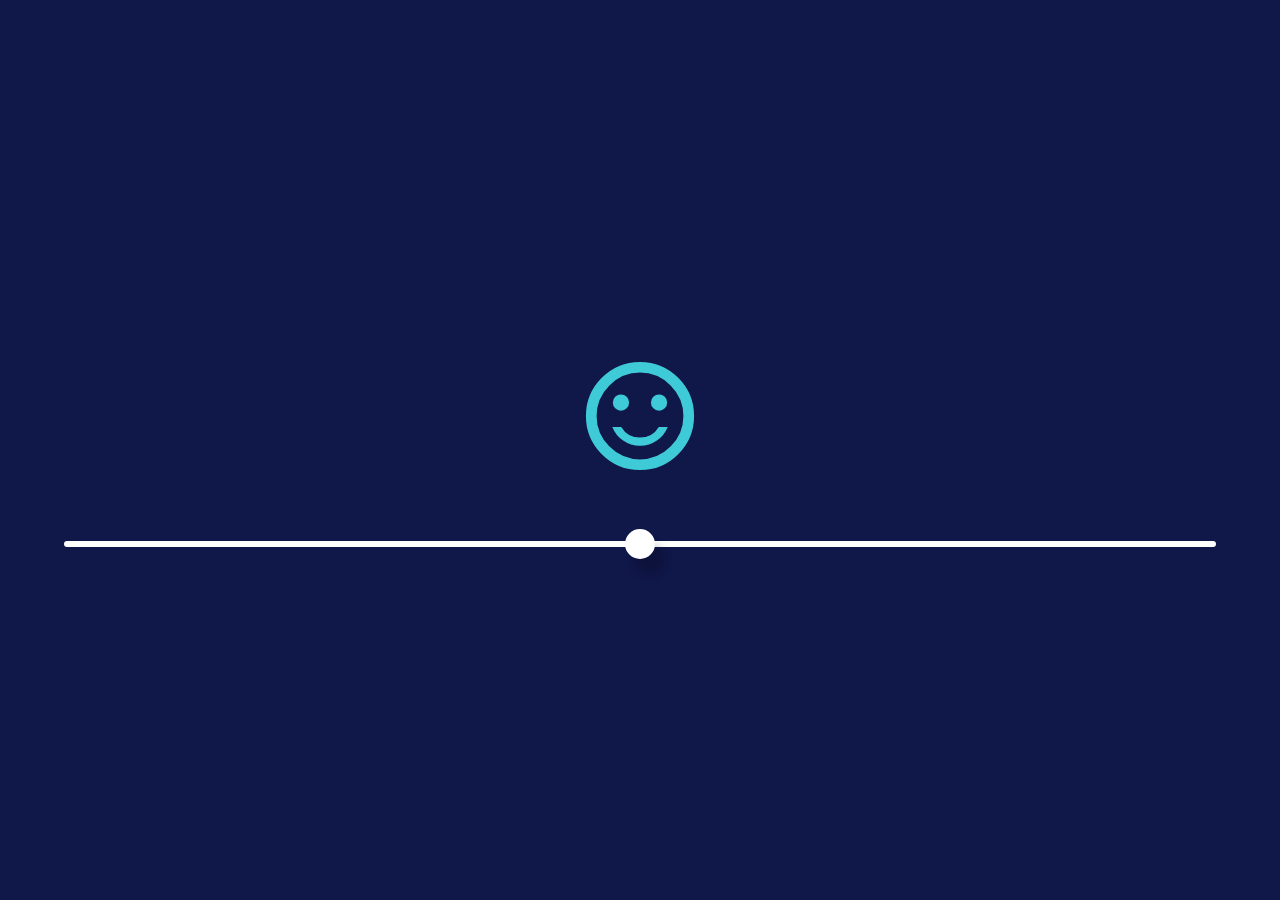
<file: JS Tutorials Projects/mood-slider/index.html>
<!DOCTYPE html>
<html lang="en">
<head>
    <meta charset="UTF-8">
    <meta http-equiv="X-UA-Compatible" content="IE=edge">
    <meta name="viewport" content="width=device-width, initial-scale=1.0">
    <title>Mood Slider</title>
    <link href = "https://fonts.googleapis.com/icon?family=Material+Icons" rel = "stylesheet">
    <link rel="stylesheet" href="style.css">
</head>
<body>
    <div class="container">
        <i class="material-icons" id="emoji">sentiment_satisfied</i>
        <input type="range" min="0" max="4" value="2" id="slider">
    </div>
    <script>
        var slider=document.getElementById("slider");
        var emoji=document.getElementById("emoji");
        var emoticons=["mood_bad", "sentiment_very_dissatisfied", "sentiment_satisfied", "sentiment_satisfied_alt", "sentiment_very_satisfied"];
        slider.oninput=function() {
            emoji.innerHTML=emoticons[slider.value];
        }
    </script>
</body>
</html>
</file>
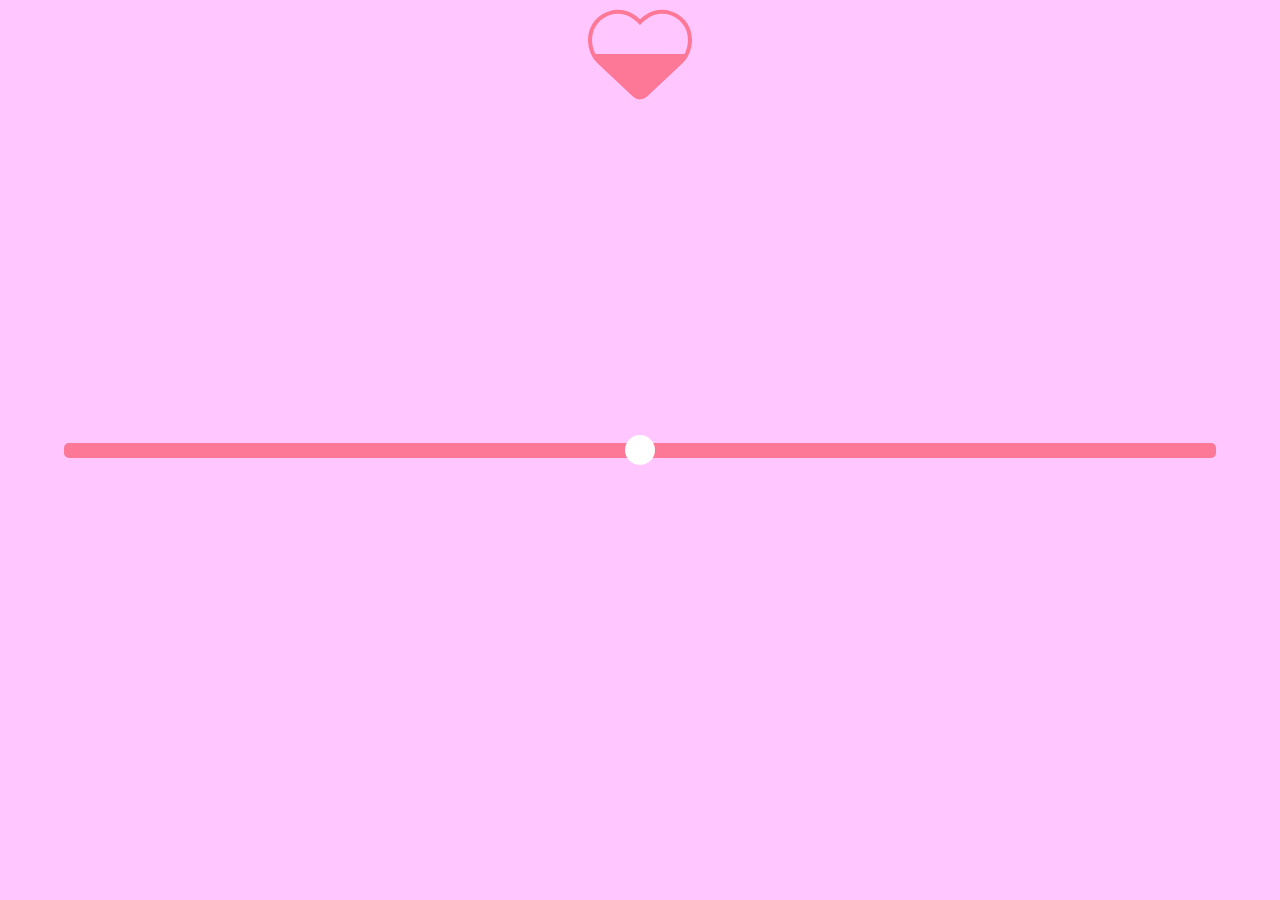
<file: JS Tutorials Projects/heart range slider/heartslider.html>
<!DOCTYPE html>
<html lang="en">
<head>
    <meta charset="UTF-8">
    <meta http-equiv="X-UA-Compatible" content="IE=edge">
    <meta name="viewport" content="width=device-width, initial-scale=1.0">
    <title>Heart Slider</title>
    <link rel="stylesheet" href="heartslider.css">
    <link rel="stylesheet" href="https://cdnjs.cloudflare.com/ajax/libs/font-awesome/6.4.0/css/all.min.css">
</head>
<body>
    <div class="box">
<i class="fa fa-heart" aria-hidden="true" id="heart"></i>
    </div>
    <div class="container">
        <input type="range" min="0" max="100" value="50" class="slider" id="slider">
    </div>
    <script type="text/javascript">
        var slider=document.getElementById("slider");
        var heart=document.getElementById("heart");
        heart.style.backgroundPosition = '0 '+"-"+slider.value+"px";
        slider.oninput=function(){
            heart.style.backgroundPosition = "0 "+"-"+slider.value+"px";
        }

    </script>
</body>
</html>
</file>
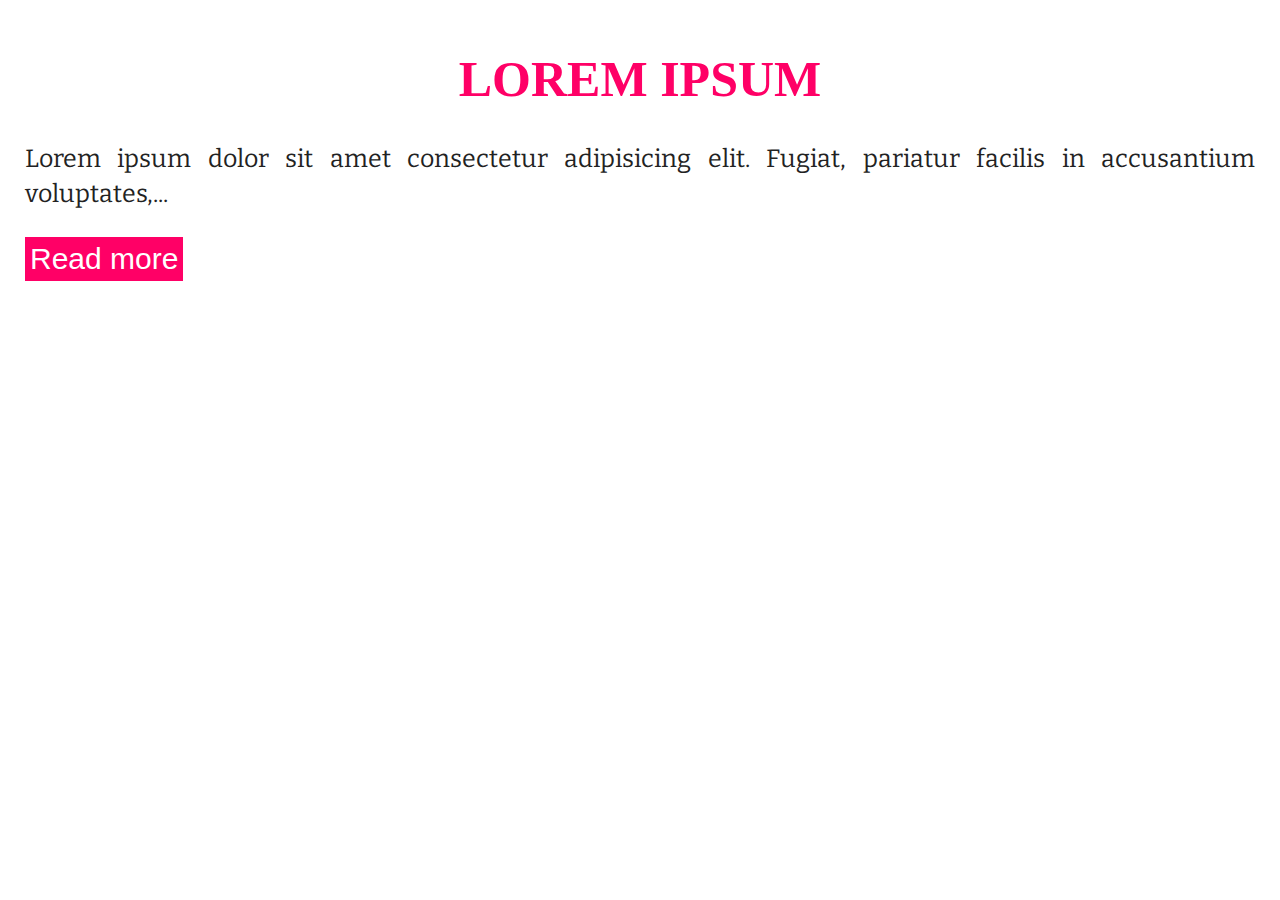
<file: JS Tutorials Projects/readmore-less-btn/read-more.html>
<!DOCTYPE html>
<html lang="en">
<head>
    <meta charset="UTF-8">
    <meta http-equiv="X-UA-Compatible" content="IE=edge">
    <meta name="viewport" content="width=device-width, initial-scale=1.0">
    <title>Read More/Read Less</title>
    <link rel="preconnect" href="https://fonts.googleapis.com">
<link rel="preconnect" href="https://fonts.gstatic.com" crossorigin>
<link href="https://fonts.googleapis.com/css2?family=Bitter:wght@200;400&family=Poppins:wght@400;600&display=swap" rel="stylesheet">
    <link rel="stylesheet" href="read-more.css">
</head>
<body>
    <h1>LOREM IPSUM</h1>
    <p>Lorem ipsum dolor sit amet consectetur adipisicing elit. Fugiat, pariatur facilis in accusantium voluptates,<span id ="dots">...</span> <span id="more"> Lorem, ipsum dolor sit amet consectetur adipisicing elit. Ad velit natus, voluptatem neque harum voluptate ipsum autem omnis eligendi sapiente deleniti, accusamus corrupti sunt a beatae non ipsa provident illo? blanditiis magnam rerum quae unde excepturi velit laborum, ad cupiditate iste molestias eius molestiae. Veritatis, quo?</span></p>
    <button type="button" id="read" onclick="read()">Read more</button>
    <script type="text/javascript">
        var i=0;
        function read() {
            if(!i) {
                document.getElementById("more").style.display="inline";
                document.getElementById("dots").style.display ="none";
                document.getElementById("read").innerHTML="Read less";
                i=1;
            }
            else{
                document.getElementById("more").style.display = "none";
                document.getElementById("dots").style.display="inline";
                document.getElementById("read").innerHTML="Read More";
                i=0;
            }
        }
    </script>
</body>
</html>
</file>
<file: JS Tutorials Projects/mood-slider/style.css>
body {
    background-color: #101749;
    padding: 0;
    margin: 0;
}
.container{
    height: 100vh;
    width: 100vw;
    display: flex;
    align-items: center;
    justify-content: center;
    flex-direction: column;
}
input[type="range"] {
    width: 90vw;
    height: 6px;
   -webkit-appearance: none;
    background-color: white;
    border-radius: 6px;
    outline: none;
    margin-top: 60px;
}
input[type="range"]::-webkit-slider-thumb{
    -webkit-appearance: none;
    height: 30px;
    width: 30px;
    background-color: white;
    border-radius: 50%;
    box-shadow: 10px 15px 10px rgba(0,0,0,0.2);
}
.material-icons {
    font-size: 130px;
    color: #3fcad8;
}
</file>
<file: JS Tutorials Projects/heart range slider/heartslider.css>
body {
  padding: 0;
  margin: 0;
  background-color: #f5f5;
}
.container {
  height: 15px;
  width: 100%;
  position: absolute;
  margin: auto;
  top: 0;
  bottom: 0;
  left: 0;
  right: 0;
}
.slider{
    width: 90vw;
    height: 15px;
    position: absolute;
    -webkit-appearance: none;
    background-color: #fd7897;
    border-radius: 5px;
    outline: none;
    left: 0;
    right: 0;
    margin: auto;
   
}
.slider::-webkit-slider-thumb{
    -webkit-appearance:none;
    height: 30px;
    width: 30px;
    border-radius: 50%;
    background-color: #ffffff;
    outline: none;
    cursor:pointer;
}
.slider::-webkit-slider-thumb:hover{
    box-shadow: 0 0 0 3px #fd7897,
                0 0 0 6px white;
}
.slider:active::-webkit-slider-thumb{
    box-shadow: 0 0 0 3px #fd7897,
                0 0 0 6px white;
}
.box{
    height: 100px;
    width: 100px;
    position: absolute;
    margin: auto;
    left: 0;
    right: 0;
    font-size: 100px;
}
.fa{
    -webkit-text-fill-color:transparent;
    background-image: -webkit-linear-gradient(transparent 100px, #fd7897 100px);
    -webkit-text-stroke:4px #fd7897;
    background-size: 200px 200px;
 -webkit-background-clip: text;


}
</file>
<file: JS Tutorials Projects/readmore-less-btn/read-more.css>
body {
    background-color: white;
    padding: 0;
    margin: 25px;
    margin-top: 50px;
}
p {
    color: #222222;
    font-size: 25px;
    font-family: 'Bitter',serif;
    line-height: 35px;
    text-align: justify;
}
h1 {
    text-align: center;
    color: #ff0066;
    font-size: 50px;
}
#more {
    display: none;
}
button {
    background-color: #ff0066;
    border: none;
    outline: none;
    color: white;
    font-size: 30px;
    padding: 5px;
}
</file>
